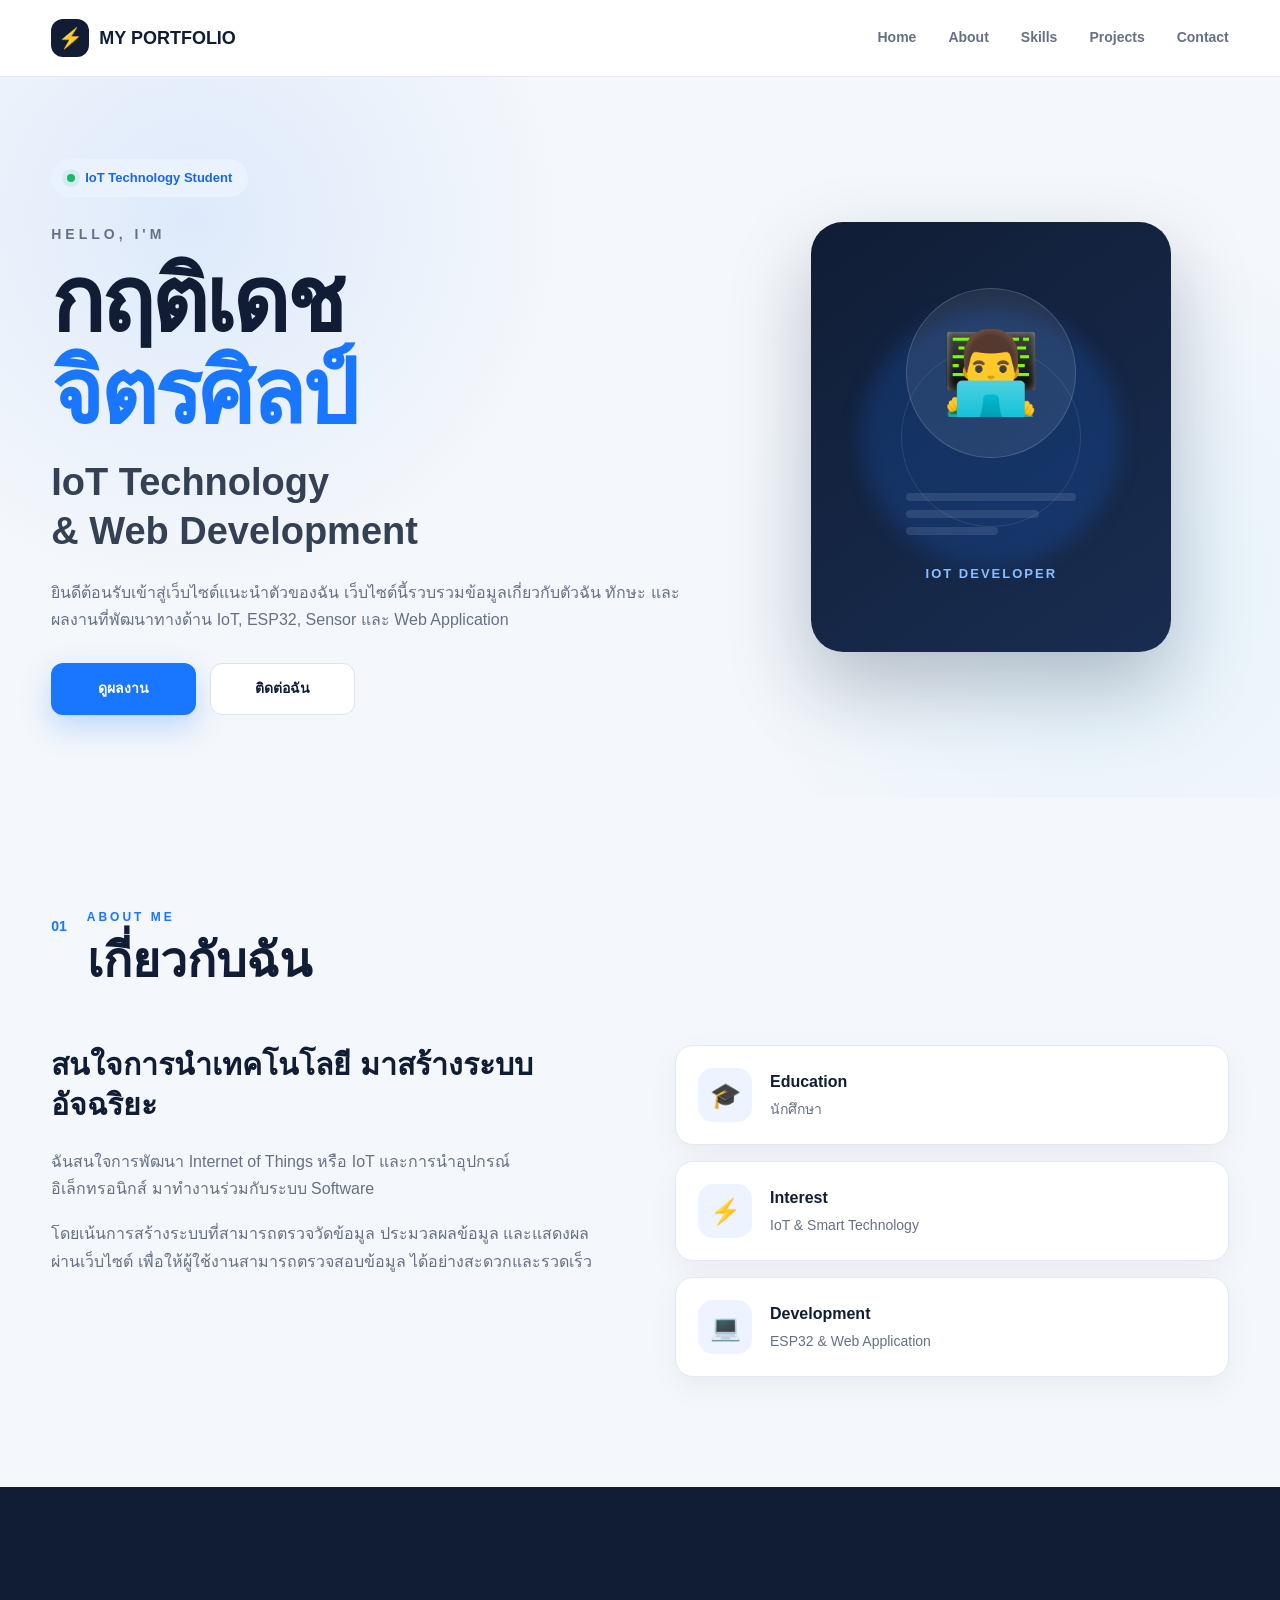
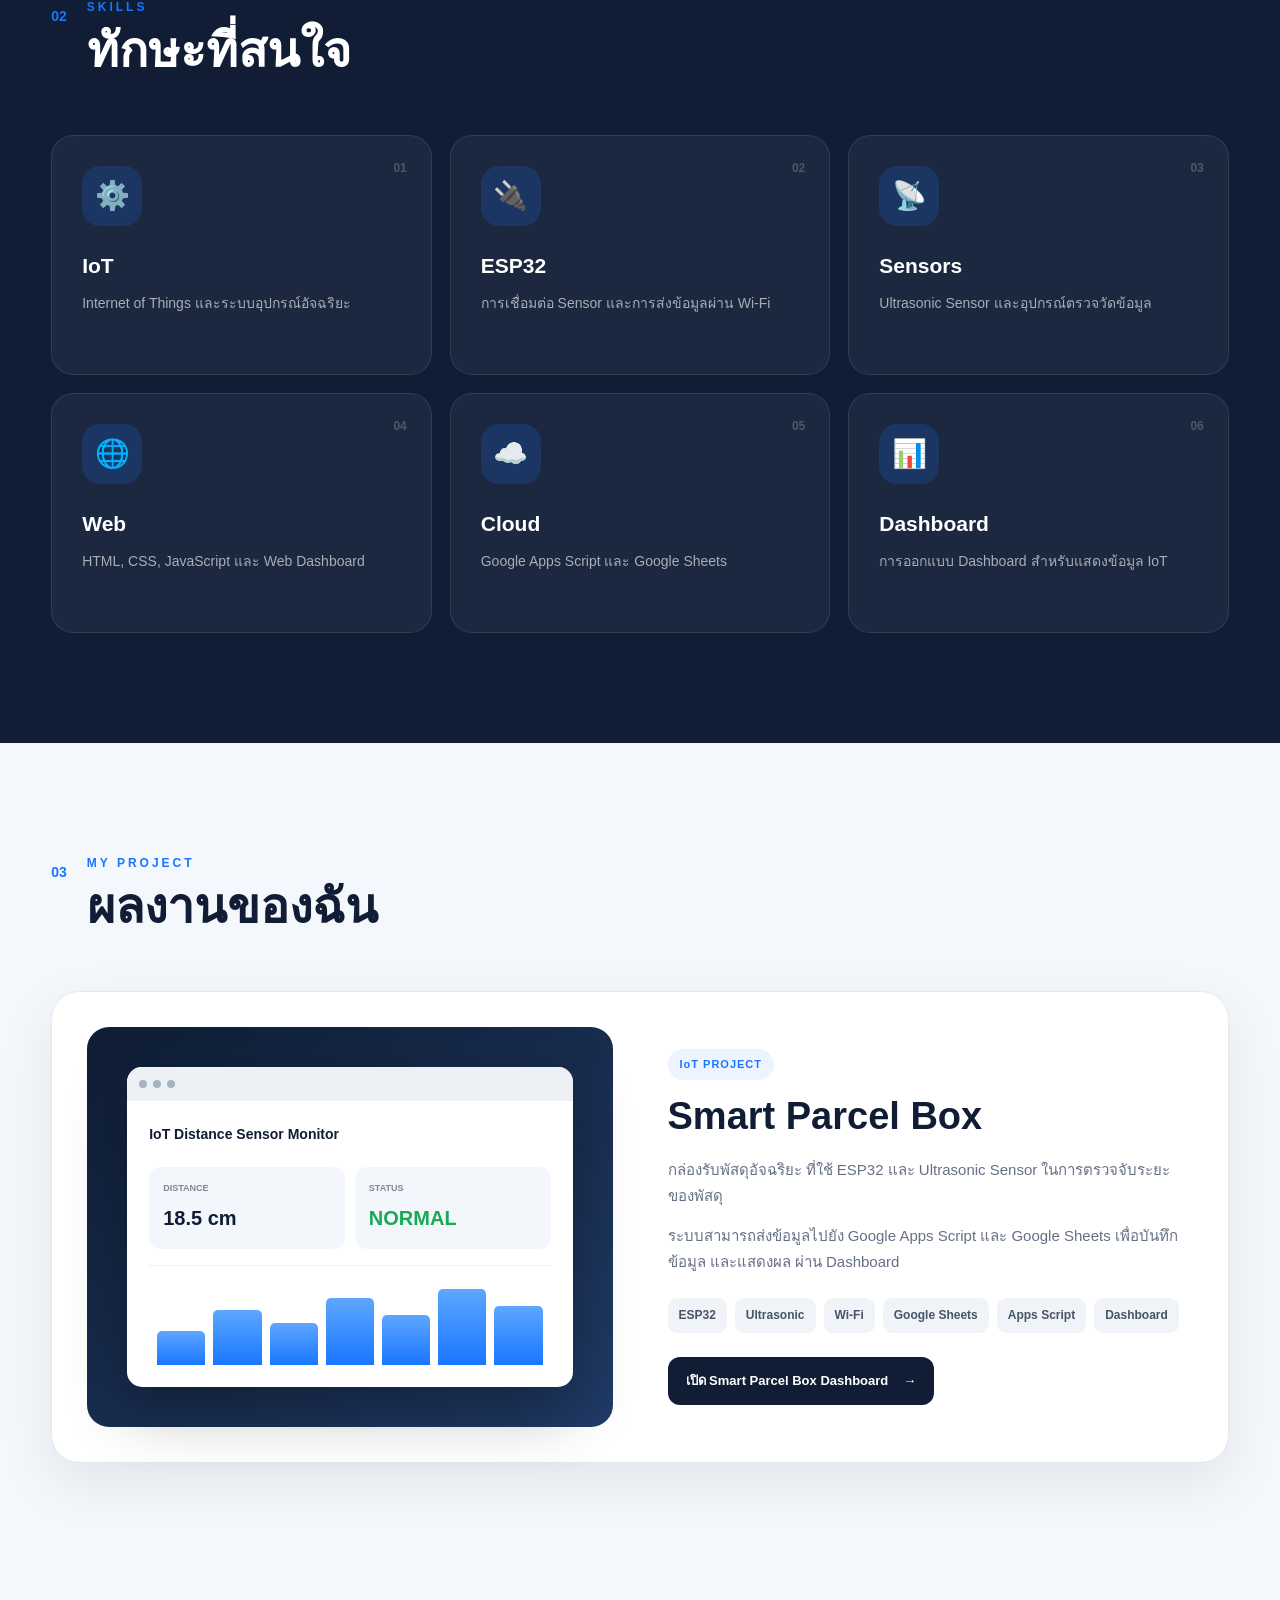
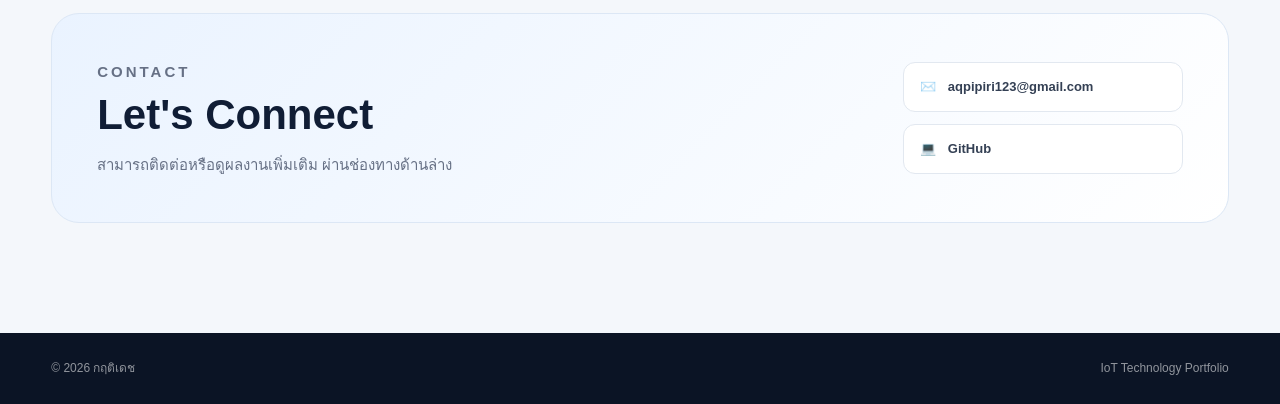
<file: index.html>
<!DOCTYPE html>
<html lang="th">
<head>
    <meta charset="UTF-8">

    <meta name="viewport" content="width=device-width, initial-scale=1.0">

    <meta name="description"
          content="Portfolio เว็บไซต์แนะนำตัวและรวมผลงานด้าน IoT Technology">

    <meta name="author"
          content="นายกฤติเดช จิตรศิลป์">

    <title>My Portfolio | IoT Technology</title>

    <link rel="stylesheet" href="profile.css">
</head>

<body>

    <!-- =========================
         NAVBAR
    ========================== -->
    <header class="navbar">

        <div class="nav-container">

            <a href="#home" class="logo">
                <span class="logo-icon">⚡</span>
                <span>MY PORTFOLIO</span>
            </a>

            <nav class="nav-menu">

                <a href="#home">Home</a>

                <a href="#about">About</a>

                <a href="#skills">Skills</a>

                <a href="#projects">Projects</a>

                <a href="#contact">Contact</a>

            </nav>

        </div>

    </header>



    <!-- =========================
         HERO
    ========================== -->
    <main>

        <section id="home" class="hero">

            <div class="hero-container">

                <div class="hero-content">

                    <div class="status-badge">
                        <span class="status-dot"></span>
                        IoT Technology Student
                    </div>

                    <p class="hero-small-title">
                        HELLO, I'M
                    </p>

                    <!-- แก้ชื่อของคุณตรงนี้ -->
                    <h1>
                        กฤติเดช
                        <span>จิตรศิลป์</span>
                    </h1>

                    <h2>
                        IoT Technology
                        <br>
                        & Web Development
                    </h2>

                    <p class="hero-description">

                        ยินดีต้อนรับเข้าสู่เว็บไซต์แนะนำตัวของฉัน
                        เว็บไซต์นี้รวบรวมข้อมูลเกี่ยวกับตัวฉัน
                        ทักษะ และผลงานที่พัฒนาทางด้าน
                        IoT, ESP32, Sensor และ Web Application

                    </p>

                    <div class="hero-buttons">

                        <a href="#projects" class="btn btn-primary">
                            ดูผลงาน
                        </a>

                        <a href="#contact" class="btn btn-secondary">
                            ติดต่อฉัน
                        </a>

                    </div>

                </div>


                <!-- Profile Card -->

                <div class="hero-profile">

                    <div class="profile-card">

                        <div class="profile-glow"></div>

                        <div class="profile-avatar">
                            👨‍💻
                        </div>

                        <div class="profile-lines">

                            <span></span>
                            <span></span>
                            <span></span>

                        </div>

                        <div class="profile-role">
                            IoT Developer
                        </div>

                    </div>

                </div>

            </div>

        </section>



        <!-- =========================
             ABOUT
        ========================== -->

        <section id="about" class="section">

            <div class="container">

                <div class="section-heading">

                    <span>01</span>

                    <div>
                        <p class="section-label">
                            ABOUT ME
                        </p>

                        <h2>
                            เกี่ยวกับฉัน
                        </h2>
                    </div>

                </div>


                <div class="about-grid">

                    <div class="about-text">

                        <h3>
                            สนใจการนำเทคโนโลยี
                            มาสร้างระบบอัจฉริยะ
                        </h3>

                        <p>

                            ฉันสนใจการพัฒนา Internet of Things
                            หรือ IoT และการนำอุปกรณ์อิเล็กทรอนิกส์
                            มาทำงานร่วมกับระบบ Software

                        </p>

                        <p>

                            โดยเน้นการสร้างระบบที่สามารถตรวจวัดข้อมูล
                            ประมวลผลข้อมูล และแสดงผลผ่านเว็บไซต์
                            เพื่อให้ผู้ใช้งานสามารถตรวจสอบข้อมูล
                            ได้อย่างสะดวกและรวดเร็ว

                        </p>

                    </div>


                    <div class="about-cards">

                        <div class="info-card">

                            <div class="info-icon">
                                🎓
                            </div>

                            <div>
                                <h4>
                                    Education
                                </h4>

                                <p>
                                    นักศึกษา
                                </p>
                            </div>

                        </div>


                        <div class="info-card">

                            <div class="info-icon">
                                ⚡
                            </div>

                            <div>
                                <h4>
                                    Interest
                                </h4>

                                <p>
                                    IoT & Smart Technology
                                </p>
                            </div>

                        </div>


                        <div class="info-card">

                            <div class="info-icon">
                                💻
                            </div>

                            <div>
                                <h4>
                                    Development
                                </h4>

                                <p>
                                    ESP32 & Web Application
                                </p>
                            </div>

                        </div>

                    </div>

                </div>

            </div>

        </section>



        <!-- =========================
             SKILLS
        ========================== -->

        <section id="skills" class="section section-dark">

            <div class="container">

                <div class="section-heading light">

                    <span>02</span>

                    <div>
                        <p class="section-label">
                            SKILLS
                        </p>

                        <h2>
                            ทักษะที่สนใจ
                        </h2>
                    </div>

                </div>


                <div class="skills-grid">


                    <div class="skill-card">

                        <div class="skill-number">
                            01
                        </div>

                        <div class="skill-icon">
                            ⚙️
                        </div>

                        <h3>
                            IoT
                        </h3>

                        <p>
                            Internet of Things
                            และระบบอุปกรณ์อัจฉริยะ
                        </p>

                    </div>


                    <div class="skill-card">

                        <div class="skill-number">
                            02
                        </div>

                        <div class="skill-icon">
                            🔌
                        </div>

                        <h3>
                            ESP32
                        </h3>

                        <p>
                            การเชื่อมต่อ Sensor
                            และการส่งข้อมูลผ่าน Wi-Fi
                        </p>

                    </div>


                    <div class="skill-card">

                        <div class="skill-number">
                            03
                        </div>

                        <div class="skill-icon">
                            📡
                        </div>

                        <h3>
                            Sensors
                        </h3>

                        <p>
                            Ultrasonic Sensor
                            และอุปกรณ์ตรวจวัดข้อมูล
                        </p>

                    </div>


                    <div class="skill-card">

                        <div class="skill-number">
                            04
                        </div>

                        <div class="skill-icon">
                            🌐
                        </div>

                        <h3>
                            Web
                        </h3>

                        <p>
                            HTML, CSS, JavaScript
                            และ Web Dashboard
                        </p>

                    </div>


                    <div class="skill-card">

                        <div class="skill-number">
                            05
                        </div>

                        <div class="skill-icon">
                            ☁️
                        </div>

                        <h3>
                            Cloud
                        </h3>

                        <p>
                            Google Apps Script
                            และ Google Sheets
                        </p>

                    </div>


                    <div class="skill-card">

                        <div class="skill-number">
                            06
                        </div>

                        <div class="skill-icon">
                            📊
                        </div>

                        <h3>
                            Dashboard
                        </h3>

                        <p>
                            การออกแบบ Dashboard
                            สำหรับแสดงข้อมูล IoT
                        </p>

                    </div>


                </div>

            </div>

        </section>



        <!-- =========================
             PROJECT
        ========================== -->

        <section id="projects" class="section">

            <div class="container">

                <div class="section-heading">

                    <span>03</span>

                    <div>
                        <p class="section-label">
                            MY PROJECT
                        </p>

                        <h2>
                            ผลงานของฉัน
                        </h2>
                    </div>

                </div>


                <div class="project-card">

                    <div class="project-preview">

                        <div class="device-window">

                            <div class="window-header">

                                <span></span>
                                <span></span>
                                <span></span>

                            </div>


                            <div class="dashboard-demo">

                                <div class="dashboard-title">
                                    IoT Distance Sensor Monitor
                                </div>


                                <div class="dashboard-grid">

                                    <div class="dashboard-box">

                                        <small>
                                            DISTANCE
                                        </small>

                                        <strong>
                                            18.5 cm
                                        </strong>

                                    </div>


                                    <div class="dashboard-box status-box">

                                        <small>
                                            STATUS
                                        </small>

                                        <strong>
                                            NORMAL
                                        </strong>

                                    </div>

                                </div>


                                <div class="dashboard-chart">

                                    <span style="height:40%"></span>
                                    <span style="height:65%"></span>
                                    <span style="height:50%"></span>
                                    <span style="height:80%"></span>
                                    <span style="height:60%"></span>
                                    <span style="height:90%"></span>
                                    <span style="height:70%"></span>

                                </div>

                            </div>

                        </div>

                    </div>


                    <div class="project-content">

                        <span class="project-tag">
                            IoT PROJECT
                        </span>

                        <h3>
                            Smart Parcel Box
                        </h3>

                        <p>

                            กล่องรับพัสดุอัจฉริยะ
                            ที่ใช้ ESP32 และ Ultrasonic Sensor
                            ในการตรวจจับระยะของพัสดุ

                        </p>

                        <p>

                            ระบบสามารถส่งข้อมูลไปยัง
                            Google Apps Script และ Google Sheets
                            เพื่อบันทึกข้อมูล และแสดงผล
                            ผ่าน Dashboard

                        </p>


                        <div class="tech-list">

                            <span>ESP32</span>

                            <span>Ultrasonic</span>

                            <span>Wi-Fi</span>

                            <span>Google Sheets</span>

                            <span>Apps Script</span>

                            <span>Dashboard</span>

                        </div>


                        <a href="https://script.google.com/macros/s/AKfycbwz_mb03CHL9gDRrTqIa6FAAm69lV6qc05axZWzwREAPYgoQRr1ZekY-iXBJNHoSOlO/exec"
                           class="project-button">

                            เปิด Smart Parcel Box Dashboard

                            <span>→</span>

                        </a>

                    </div>

                </div>

            </div>

        </section>



        <!-- =========================
             CONTACT
        ========================== -->

        <section id="contact" class="section contact-section">

            <div class="container">

                <div class="contact-card">

                    <div>

                        <p class="section-label">
                            CONTACT
                        </p>

                        <h2>
                            Let's Connect
                        </h2>

                        <p>

                            สามารถติดต่อหรือดูผลงานเพิ่มเติม
                            ผ่านช่องทางด้านล่าง

                        </p>

                    </div>


                    <div class="contact-links">

                        <!-- เปลี่ยนอีเมลตรงนี้ -->

                        <a href="aqpipiri123@gmail.com">

                            <span>✉️</span>

                            aqpipiri123@gmail.com

                        </a>


                        <!-- เปลี่ยน USERNAME เป็น GitHub ของคุณ -->

                        <a href="https://github.com/kokod55555/esp32"
                           target="_blank">

                            <span>💻</span>

                            GitHub

                        </a>

                    </div>

                </div>

            </div>

        </section>

    </main>



    <!-- =========================
         FOOTER
    ========================== -->

    <footer class="footer">

        <div class="container footer-content">

            <p>
                © 2026 กฤติเดช
            </p>

            <p>
                IoT Technology Portfolio
            </p>

        </div>

    </footer>


</body>
</html>
</file>
<file: profile.css>
/* =========================================================
   GLOBAL
========================================================= */

* {
    margin: 0;
    padding: 0;
    box-sizing: border-box;
}

html {
    scroll-behavior: smooth;
}

body {
    font-family:
        "Segoe UI",
        "Tahoma",
        "Noto Sans Thai",
        Arial,
        sans-serif;

    background: #f4f7fb;
    color: #101828;
    line-height: 1.7;
}

a {
    text-decoration: none;
    color: inherit;
}

img {
    max-width: 100%;
    display: block;
}

.container {
    width: min(1180px, 92%);
    margin: 0 auto;
}


/* =========================================================
   NAVBAR
========================================================= */

.navbar {
    position: sticky;
    top: 0;
    z-index: 1000;

    background: rgba(255, 255, 255, 0.92);

    backdrop-filter: blur(15px);

    border-bottom: 1px solid #e5eaf1;
}

.nav-container {
    width: min(1180px, 92%);
    height: 76px;
    margin: 0 auto;

    display: flex;
    align-items: center;
    justify-content: space-between;
}

.logo {
    display: flex;
    align-items: center;
    gap: 10px;

    font-size: 18px;
    font-weight: 800;

    color: #101d35;
}

.logo-icon {
    width: 38px;
    height: 38px;

    display: grid;
    place-items: center;

    border-radius: 12px;

    background: #101d35;
    color: #ffffff;

    font-size: 20px;
}

.nav-menu {
    display: flex;
    align-items: center;
    gap: 32px;
}

.nav-menu a {
    font-size: 14px;
    font-weight: 600;

    color: #667085;

    transition: 0.25s ease;
}

.nav-menu a:hover {
    color: #1976ff;
}


/* =========================================================
   HERO
========================================================= */

.hero {
    min-height: 720px;

    display: flex;
    align-items: center;

    position: relative;
    overflow: hidden;

    background:
        radial-gradient(
            circle at 15% 20%,
            rgba(25, 118, 255, 0.10),
            transparent 30%
        ),

        radial-gradient(
            circle at 85% 70%,
            rgba(90, 200, 250, 0.12),
            transparent 30%
        ),

        #f4f7fb;
}

.hero-container {
    width: min(1180px, 92%);
    margin: 0 auto;

    display: grid;

    grid-template-columns:
        1.15fr
        0.85fr;

    align-items: center;

    gap: 60px;
}

.status-badge {
    display: inline-flex;
    align-items: center;
    gap: 10px;

    padding: 8px 16px;

    border-radius: 100px;

    background: #eaf2ff;
    color: #1967e8;

    font-size: 13px;
    font-weight: 700;

    margin-bottom: 26px;
}

.status-dot {
    width: 8px;
    height: 8px;

    border-radius: 50%;

    background: #19b966;

    box-shadow:
        0 0 0 5px rgba(25, 185, 102, 0.10);
}

.hero-small-title {
    font-size: 14px;
    font-weight: 800;

    letter-spacing: 4px;

    color: #667085;

    margin-bottom: 8px;
}

.hero h1 {
    font-size: clamp(48px, 7vw, 88px);

    line-height: 1.05;

    letter-spacing: -3px;

    color: #101d35;

    margin-bottom: 18px;
}

.hero h1 span {
    display: block;

    color: #1976ff;
}

.hero h2 {
    font-size: clamp(24px, 3vw, 38px);

    line-height: 1.3;

    color: #344054;

    margin-bottom: 22px;
}

.hero-description {
    max-width: 650px;

    font-size: 16px;

    color: #667085;

    margin-bottom: 30px;
}

.hero-buttons {
    display: flex;
    gap: 14px;

    flex-wrap: wrap;
}

.btn {
    display: inline-flex;

    align-items: center;
    justify-content: center;

    min-width: 145px;

    padding: 13px 22px;

    border-radius: 12px;

    font-size: 14px;
    font-weight: 700;

    transition:
        transform 0.25s ease,
        box-shadow 0.25s ease;
}

.btn:hover {
    transform: translateY(-3px);
}

.btn-primary {
    color: #ffffff;

    background: #1976ff;

    box-shadow:
        0 12px 30px rgba(25, 118, 255, 0.25);
}

.btn-secondary {
    background: #ffffff;

    color: #101d35;

    border: 1px solid #dce3ed;
}


/* =========================================================
   PROFILE CARD
========================================================= */

.hero-profile {
    display: flex;
    justify-content: center;
}

.profile-card {
    width: 360px;
    height: 430px;

    position: relative;

    display: flex;
    flex-direction: column;

    align-items: center;
    justify-content: center;

    border-radius: 32px;

    background:
        linear-gradient(
            145deg,
            #101d35,
            #192d51
        );

    box-shadow:
        0 35px 80px rgba(16, 29, 53, 0.25);

    overflow: hidden;
}

.profile-card::before {
    content: "";

    position: absolute;

    width: 260px;
    height: 260px;

    border-radius: 50%;

    background:
        rgba(25, 118, 255, 0.18);

    filter: blur(10px);
}

.profile-glow {
    position: absolute;

    width: 180px;
    height: 180px;

    border-radius: 50%;

    border: 1px solid
        rgba(255, 255, 255, 0.10);
}

.profile-avatar {
    width: 170px;
    height: 170px;

    display: grid;
    place-items: center;

    border-radius: 50%;

    background:
        rgba(255, 255, 255, 0.08);

    border: 1px solid
        rgba(255, 255, 255, 0.16);

    font-size: 80px;

    position: relative;

    margin-bottom: 35px;
}

.profile-lines {
    display: flex;
    flex-direction: column;

    gap: 9px;

    width: 170px;
}

.profile-lines span {
    height: 8px;

    border-radius: 100px;

    background:
        rgba(255, 255, 255, 0.12);
}

.profile-lines span:nth-child(1) {
    width: 100%;
}

.profile-lines span:nth-child(2) {
    width: 78%;
}

.profile-lines span:nth-child(3) {
    width: 54%;
}

.profile-role {
    margin-top: 28px;

    color: #8dc0ff;

    font-size: 13px;
    font-weight: 700;

    letter-spacing: 2px;
    text-transform: uppercase;
}


/* =========================================================
   SECTION
========================================================= */

.section {
    padding: 110px 0;
}

.section-dark {
    background: #101d35;
    color: #ffffff;
}

.section-heading {
    display: flex;
    align-items: flex-start;

    gap: 20px;

    margin-bottom: 55px;
}

.section-heading > span {
    font-size: 14px;
    font-weight: 800;

    color: #1976ff;

    padding-top: 8px;
}

.section-label {
    font-size: 12px;

    font-weight: 800;

    letter-spacing: 3px;

    color: #1976ff;

    margin-bottom: 5px;
}

.section-heading h2 {
    font-size: clamp(32px, 5vw, 48px);

    line-height: 1.2;

    color: #101d35;
}

.section-heading.light h2 {
    color: #ffffff;
}


/* =========================================================
   ABOUT
========================================================= */

.about-grid {
    display: grid;

    grid-template-columns:
        1fr
        1fr;

    gap: 70px;

    align-items: start;
}

.about-text h3 {
    font-size: 30px;

    line-height: 1.35;

    color: #101d35;

    margin-bottom: 22px;
}

.about-text p {
    color: #667085;

    font-size: 16px;

    margin-bottom: 18px;
}

.about-cards {
    display: grid;

    gap: 16px;
}

.info-card {
    display: flex;
    align-items: center;

    gap: 18px;

    padding: 22px;

    border-radius: 18px;

    background: #ffffff;

    border: 1px solid #e3e9f1;

    box-shadow:
        0 10px 30px rgba(16, 29, 53, 0.05);

    transition:
        transform 0.25s ease,
        box-shadow 0.25s ease;
}

.info-card:hover {
    transform: translateY(-4px);

    box-shadow:
        0 18px 40px rgba(16, 29, 53, 0.10);
}

.info-icon {
    width: 54px;
    height: 54px;

    flex-shrink: 0;

    display: grid;
    place-items: center;

    background: #edf4ff;

    border-radius: 15px;

    font-size: 25px;
}

.info-card h4 {
    font-size: 16px;

    color: #101d35;

    margin-bottom: 2px;
}

.info-card p {
    margin: 0;

    font-size: 14px;

    color: #667085;
}


/* =========================================================
   SKILLS
========================================================= */

.skills-grid {
    display: grid;

    grid-template-columns:
        repeat(3, 1fr);

    gap: 18px;
}

.skill-card {
    position: relative;

    padding: 30px;

    min-height: 240px;

    border-radius: 22px;

    background:
        rgba(255, 255, 255, 0.05);

    border:
        1px solid
        rgba(255, 255, 255, 0.09);

    overflow: hidden;

    transition:
        transform 0.25s ease,
        background 0.25s ease;
}

.skill-card:hover {
    transform: translateY(-6px);

    background:
        rgba(255, 255, 255, 0.08);
}

.skill-number {
    position: absolute;

    top: 22px;
    right: 24px;

    color:
        rgba(255, 255, 255, 0.22);

    font-size: 12px;

    font-weight: 800;
}

.skill-icon {
    width: 60px;
    height: 60px;

    display: grid;
    place-items: center;

    background:
        rgba(25, 118, 255, 0.18);

    border-radius: 18px;

    font-size: 28px;

    margin-bottom: 22px;
}

.skill-card h3 {
    font-size: 21px;

    margin-bottom: 8px;
}

.skill-card p {
    color:
        rgba(255, 255, 255, 0.62);

    font-size: 14px;
}


/* =========================================================
   PROJECT
========================================================= */

.project-card {
    display: grid;

    grid-template-columns:
        1fr
        1fr;

    gap: 55px;

    align-items: center;

    padding: 35px;

    border-radius: 28px;

    background: #ffffff;

    border: 1px solid #e4e9f0;

    box-shadow:
        0 20px 55px rgba(16, 29, 53, 0.08);
}

.project-preview {
    min-height: 390px;

    display: grid;
    place-items: center;

    border-radius: 22px;

    background:
        linear-gradient(
            145deg,
            #0f1d34,
            #203b67
        );

    padding: 40px;
}

.device-window {
    width: 100%;

    background: #ffffff;

    border-radius: 15px;

    overflow: hidden;

    box-shadow:
        0 25px 60px rgba(0, 0, 0, 0.30);
}

.window-header {
    height: 34px;

    display: flex;
    align-items: center;

    gap: 6px;

    padding: 0 12px;

    background: #edf1f6;
}

.window-header span {
    width: 8px;
    height: 8px;

    border-radius: 50%;

    background: #a8b3c2;
}

.dashboard-demo {
    padding: 22px;
}

.dashboard-title {
    font-size: 14px;

    font-weight: 800;

    color: #101d35;

    margin-bottom: 20px;
}

.dashboard-grid {
    display: grid;

    grid-template-columns:
        1fr
        1fr;

    gap: 10px;
}

.dashboard-box {
    padding: 14px;

    border-radius: 12px;

    background: #f3f6fa;
}

.dashboard-box small {
    display: block;

    font-size: 9px;

    font-weight: 800;

    color: #7c8899;

    margin-bottom: 5px;
}

.dashboard-box strong {
    font-size: 20px;

    color: #101d35;
}

.status-box strong {
    color: #18a957;
}

.dashboard-chart {
    height: 100px;

    display: flex;
    align-items: flex-end;

    gap: 8px;

    padding: 15px 8px 0;

    margin-top: 16px;

    border-top: 1px solid #edf0f4;
}

.dashboard-chart span {
    flex: 1;

    min-height: 15px;

    border-radius: 5px 5px 0 0;

    background:
        linear-gradient(
            to top,
            #1976ff,
            #5ea7ff
        );
}

.project-tag {
    display: inline-block;

    padding: 6px 12px;

    border-radius: 100px;

    background: #edf4ff;

    color: #1976ff;

    font-size: 11px;

    font-weight: 800;

    letter-spacing: 1px;

    margin-bottom: 14px;
}

.project-content h3 {
    font-size: 38px;

    line-height: 1.2;

    color: #101d35;

    margin-bottom: 18px;
}

.project-content p {
    color: #667085;

    font-size: 15px;

    margin-bottom: 15px;
}

.tech-list {
    display: flex;

    flex-wrap: wrap;

    gap: 8px;

    margin: 24px 0;
}

.tech-list span {
    padding: 7px 11px;

    border-radius: 9px;

    background: #f0f3f7;

    color: #475467;

    font-size: 12px;

    font-weight: 700;
}

.project-button {
    display: inline-flex;

    align-items: center;
    justify-content: space-between;

    gap: 15px;

    padding: 13px 18px;

    border-radius: 12px;

    background: #101d35;

    color: #ffffff;

    font-size: 13px;

    font-weight: 700;

    transition:
        transform 0.25s ease,
        background 0.25s ease;
}

.project-button:hover {
    transform: translateY(-3px);

    background: #1976ff;
}


/* =========================================================
   CONTACT
========================================================= */

.contact-section {
    padding-top: 40px;
}

.contact-card {
    display: flex;

    align-items: center;
    justify-content: space-between;

    gap: 35px;

    padding: 45px;

    border-radius: 28px;

    background:
        linear-gradient(
            135deg,
            #eaf3ff,
            #ffffff
        );

    border: 1px solid #dce7f5;
}

.contact-card h2 {
    font-size: 42px;

    line-height: 1.2;

    color: #101d35;

    margin-bottom: 12px;
}

.contact-card p {
    color: #667085;

    font-size: 15px;
}

.contact-links {
    display: flex;

    flex-direction: column;

    gap: 12px;

    min-width: 280px;
}

.contact-links a {
    display: flex;

    align-items: center;

    gap: 12px;

    padding: 13px 16px;

    background: #ffffff;

    border: 1px solid #e2e8f0;

    border-radius: 12px;

    font-size: 13px;

    font-weight: 700;

    color: #344054;

    transition: 0.25s ease;
}

.contact-links a:hover {
    border-color: #1976ff;

    color: #1976ff;

    transform: translateX(4px);
}


/* =========================================================
   FOOTER
========================================================= */

.footer {
    background: #0b1425;

    color: #ffffff;

    padding: 25px 0;
}

.footer-content {
    display: flex;

    justify-content: space-between;

    align-items: center;

    gap: 20px;
}

.footer p {
    color: rgba(255, 255, 255, 0.55);

    font-size: 12px;
}


/* =========================================================
   RESPONSIVE
========================================================= */

@media (max-width: 1000px) {

    .hero-container {
        grid-template-columns: 1fr;

        padding:
            80px
            0;
    }

    .hero-profile {
        justify-content: flex-start;
    }

    .about-grid {
        grid-template-columns: 1fr;
    }

    .skills-grid {
        grid-template-columns:
            repeat(2, 1fr);
    }

    .project-card {
        grid-template-columns: 1fr;
    }

    .project-preview {
        min-height: 340px;
    }

}


@media (max-width: 700px) {

    .navbar {
        position: static;
    }

    .nav-container {
        height: auto;

        padding:
            18px 0;

        flex-direction: column;

        gap: 16px;
    }

    .nav-menu {
        gap: 15px;

        flex-wrap: wrap;

        justify-content: center;
    }

    .nav-menu a {
        font-size: 12px;
    }

    .hero {
        min-height: auto;
    }

    .hero-container {
        padding:
            70px
            0;
    }

    .hero h1 {
        font-size: 52px;

        letter-spacing: -2px;
    }

    .profile-card {
        width: 100%;

        max-width: 340px;
    }

    .skills-grid {
        grid-template-columns: 1fr;
    }

    .section {
        padding: 75px 0;
    }

    .project-card {
        padding: 20px;

        gap: 30px;
    }

    .project-preview {
        padding: 20px;

        min-height: 280px;
    }

    .project-content h3 {
        font-size: 30px;
    }

    .contact-card {
        flex-direction: column;

        align-items: flex-start;

        padding: 30px;
    }

    .contact-links {
        width: 100%;
        min-width: 0;
    }

    .footer-content {
        flex-direction: column;

        align-items: flex-start;
    }

}


@media (max-width: 430px) {

    .hero h1 {
        font-size: 43px;
    }

    .hero h2 {
        font-size: 23px;
    }

    .hero-description {
        font-size: 14px;
    }

    .btn {
        width: 100%;
    }

    .section-heading {
        gap: 12px;
    }

    .section-heading h2 {
        font-size: 32px;
    }

}
</file>
